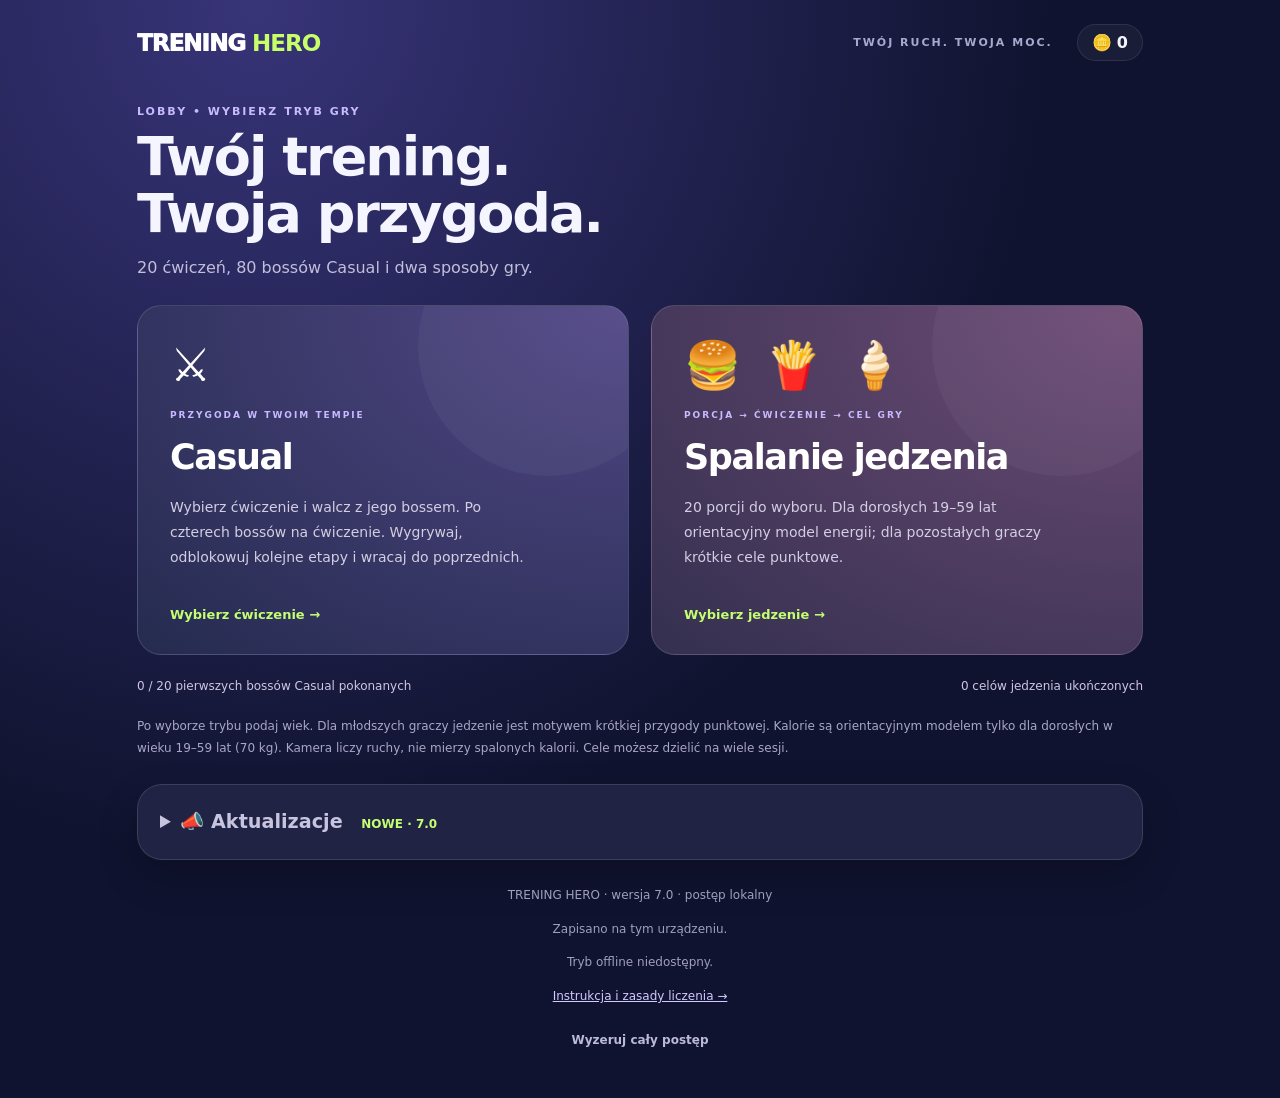
<file: index.html>
<!doctype html><html lang="pl"><head><meta charset="utf-8"><meta name="viewport" content="width=device-width,initial-scale=1,viewport-fit=cover"><meta name="theme-color" content="#171b43"><meta name="apple-mobile-web-app-capable" content="yes"><meta name="apple-mobile-web-app-title" content="Trening Hero"><title>TRENING HERO</title><link rel="manifest" href="manifest.webmanifest"><link rel="apple-touch-icon" href="icon-192.png"><link rel="icon" href="icon-192.png"><link rel="stylesheet" href="style.css"><link rel="stylesheet" href="v5.css"></head>
<body><main><header><a class="brand" href="#lobby">TRENING <b>HERO</b></a><div class="header-right"><button id="change-age" class="text-button" hidden></button><span class="tag">TWÓJ RUCH. TWOJA MOC.</span><span class="wallet">🪙 <b id="coins">0</b></span></div></header>
<section id="lobby"><div class="intro"><p class="eyebrow">LOBBY • WYBIERZ TRYB GRY</p><h1>Twój trening.<br>Twoja przygoda.</h1><p>20 ćwiczeń, 80 bossów Casual i dwa sposoby gry.</p></div><div class="mode-grid"><button id="choose-casual" class="game-mode casual-mode"><span class="mode-art">⚔️</span><span class="eyebrow">PRZYGODA W TWOIM TEMPIE</span><strong>Casual</strong><span>Wybierz ćwiczenie i walcz z jego bossem. Po czterech bossów na ćwiczenie. Wygrywaj, odblokowuj kolejne etapy i wracaj do poprzednich.</span><b>Wybierz ćwiczenie →</b></button><button id="choose-food" class="game-mode food-mode"><span class="mode-art">🍔 🍟 🍦</span><span class="eyebrow">PORCJA → ĆWICZENIE → CEL GRY</span><strong id="food-mode-name">Spalanie jedzenia</strong><span id="food-mode-desc">20 motywów jedzenia i cele dopasowane do poziomu gry.</span><b>Wybierz jedzenie →</b></button></div><div class="lobby-summary"><span id="lobby-progress">0 / 10 przygód Casual ukończonych</span><span id="total-damage">0 celów jedzenia ukończonych</span></div><p class="lobby-note">Po wyborze trybu podaj wiek. Dla młodszych graczy jedzenie jest motywem krótkiej przygody punktowej. Kalorie są orientacyjnym modelem tylko dla dorosłych w wieku 19–59 lat (70 kg). Kamera liczy ruchy, nie mierzy spalonych kalorii. Cele możesz dzielić na wiele sesji.</p><details class="updates card"><summary>📣 Aktualizacje <span>NOWE · 7.0</span></summary><div id="updates-list"></div></details></section>
<section id="age-screen" class="card age-card" hidden><button id="age-back" class="back-button">← Lobby</button><p class="eyebrow">TWÓJ POZIOM GRY</p><h1>Ile masz lat?</h1><p>Wiek ustawia długość celu gry. Młodsi gracze mają krótsze misje.</p><form id="age-form"><label for="age-input">Twój wiek (6–99 lat)</label><input id="age-input" type="number" inputmode="numeric" min="6" max="99" step="1" required><p id="age-preview" role="status"></p><button type="submit">Dalej →</button></form><p class="small">To poziom gry, nie zalecana liczba ćwiczeń. Wybierz wygodny ruch, odpoczywaj i przerwij, gdy potrzebujesz. Dzieci: grajcie z dorosłym. Wiek zapisuje się tylko w tej przeglądarce.</p></section>
<section id="selection" hidden><nav class="workout-nav"><button id="selection-back" class="back-button" aria-label="Wróć do wyboru trybu">← <span>Wstecz</span></button><div><p class="eyebrow">WYBIERZ SWOJĄ MISJĘ</p><h1 id="selection-title">Casual</h1></div></nav><p id="selection-desc" class="selection-desc"></p><div id="food-settings" class="model-note" hidden><strong>Szacunek do gry · model 70 kg</strong><p>Porcja i typowe tempo wyznaczają orientacyjny cel. Rzeczywisty wydatek zależy m.in. od masy ciała, tempa i zakresu ruchu. Krótsze ruchy mogą zużywać mniej energii. Nie musisz kończyć celu w jednej sesji.</p><details><summary>Założenia i źródła przelicznika</summary><p>Dane jedzenia: USDA FNDDS 2021–2023. Intensywności: 2024 Adult Compendium. Model brutto: MET × 3,5 × 70 / 200 kcal/min. Tempo powtórzeń przyjęto w grze; dokładne wartości znajdziesz w instrukcji. Dla bieżni przyjęto punkt odniesienia 6 km/h i ręcznie podawaną prędkość. To nie pomiar ani zalecenie treningowe.</p><a href="INSTRUKCJA.html#energia">Zobacz pełne założenia →</a></details></div><div id="food-grid" class="food-grid" hidden></div><div id="exercise-grid" class="exercise-grid"></div></section>
<section id="workout" hidden><nav class="workout-nav"><button id="back" class="back-button" aria-label="Wróć do wyboru ćwiczenia">← <span>Ćwiczenia</span></button><div><p class="eyebrow">TWOJA MISJA</p><h1 id="exercise-title">Pompki</h1></div><span id="exercise-icon" class="mode-icon">💪</span></nav>
<section id="campaign" class="campaign-panel" hidden><p class="eyebrow">TWOJA PRZYGODA · 4 BOSSÓW</p><p>Kolejny boss ma więcej HP. Postęp zapisuje się po przerwie. Reset odnawia tylko wybranego bossa.</p><div id="campaign-road" class="campaign-road"></div></section><div id="food-goal" class="food-goal" hidden><div><p class="eyebrow"><span id="goal-label">ORIENTACYJNY CEL ENERGETYCZNY</span></p><h2 id="food-goal-title"></h2><p id="food-goal-units"></p></div><strong id="food-goal-progress"></strong><progress id="food-progress" max="100" value="0"></progress><p id="goal-note" class="small">Orientacyjny cel gry dla modelu 70 kg, nie zalecenie treningowe ani pomiar kalorii. Postęp zapisuje się po przerwie.</p></div><div class="layout"><section class="card arena"><div class="arena-top"><span id="level">ETAP 1 / 3</span><span id="attack-rate">1 pompka = 1 HP</span></div><h2 id="boss-name">Goblin Bąbel</h2><div class="health"><div id="health-fill"></div></div><p id="hp" class="hp">30 / 30 HP</p><button id="reset-boss" class="reset-boss">↻ Resetuj bossa</button><div class="story-card"><p class="eyebrow">TWOJA HISTORIA</p><h3 id="story-title"></h3><p id="story-text"></p></div><div class="scene"><div class="moon"></div><div class="hill h1"></div><div class="hill h2"></div><div class="platform"></div><div id="boss" class="monster"><i class="horn left"></i><i class="horn right"></i><div class="body"><i class="eye e1"></i><i class="eye e2"></i><i class="mouth"></i><i class="belly"></i><span id="boss-emblem" class="boss-emblem" aria-hidden="true">✦</span></div><i class="foot f1"></i><i class="foot f2"></i></div><div id="impact" aria-hidden="true">−1</div></div><p id="battle-status" role="status">Każdy ruch ma moc.</p><button id="next" hidden>Zagraj ponownie ↻</button><div class="stats"><div><strong id="activity-total">0</strong><span id="activity-unit">POWTÓRZENIA</span></div><div><strong id="mode-damage">0</strong><span>OBRAŻENIA W ĆWICZENIU</span></div></div></section>
<section class="card training"><p class="eyebrow">STREFA TRENINGU</p><h2 id="training-title">Wybierz swój ruch</h2><p id="exercise-hint" class="exercise-hint"></p>
<div id="camera-panel"><div class="camera"><video id="video" playsinline muted autoplay></video><canvas id="overlay"></canvas><p id="placeholder">📷<br>Ustaw telefon stabilnie.<br>Włącz kamerę, gdy będziesz gotowy.</p></div><p id="camera-status" role="status">Kamera jest wyłączona.</p><div class="camera-settings"><label>Kamera <select id="facing"><option value="user">Przednia</option><option value="environment">Tylna</option></select></label><label id="pushup-view-wrap">Ustawienie pompki <select id="pushup-view"><option value="front">Przód — ruch ciała</option><option value="side">Bok — kąt łokcia</option></select></label><label>Czułość <select id="range-profile"><option value="easy">Czułe — krótsze ruchy</option><option value="standard">Dokładne — większy zakres</option></select></label></div><div class="buttons"><button id="start">Włącz kamerę</button><button id="stop" class="secondary" disabled>Zatrzymaj</button></div><div id="front-tools"><button id="calibrate" class="secondary" disabled>◎ Kalibruj górę</button><label>Zakres ruchu (mniej = czulej) <input id="sensitivity" type="range" min="8" max="40" value="14"><output id="sensitivity-value">14%</output></label><p class="small">Przyjmij górną pozycję pompki i pozostań nieruchomo przez 1,5 s po kliknięciu kalibracji. Liczy się ruch barków i głowy w dół oraz powrót. Kąt łokci jest pomijany. Nie ruszaj telefonem.</p></div><div id="bend-tools" class="model-note" hidden><strong>Nowe skłony: liczymy pochylenie tułowia</strong><p>Telefon z boku. Wystarczy widoczny bark i biodro. Stań prosto przez sekundę, pochyl się w wygodnym zakresie i wróć. Nie trzeba dotykać palców stóp.</p><button id="bend-calibrate" class="secondary">◎ Ustaw pozycję startową ponownie</button></div><div class="feedback"><span id="phase">Czekam na pozycję</span><b id="metric">—</b></div><div id="hold-meter" hidden><div id="hold-ramp" class="hold-ramp"><span>0 s · 1 HP/s</span><span>10 s · 2 HP/s</span><span>30 s · 3 HP/s</span></div><progress id="hold-progress" max="30" value="0"></progress><p id="hold-note" class="small">Moc rośnie w jednej ciągłej serii. Gdy pozycja znika lub schodzisz z deski, seria zaczyna się od nowa.</p></div></div>
<div id="run-panel" hidden><div class="run-gauge"><span>PRĘDKOŚĆ Z EKRANU BIEŻNI</span><div><strong id="speed-display">6,0</strong><span>km/h</span></div><p id="run-power">1,00 HP / s</p></div><label class="speed-label" for="speed">Ustaw prędkość <input id="speed" type="range" min="0" max="20" step="0.5" value="6"></label><p class="manual-note">TRYB RĘCZNY • Prędkość wpisujesz suwakiem. Kamera i telefon nie mierzą prędkości bieżni.</p><div class="buttons"><button id="run-start">Rozpocznij bieg</button><button id="run-stop" class="secondary" disabled>Pauza</button></div><div class="run-stats"><div><strong id="run-time">0:00</strong><span>CZAS SESJI</span></div><div><strong id="run-distance">0,000</strong><span>SZACOWANE KM</span></div></div><p id="run-status" role="status">Gotowy. Timer ruszy po kliknięciu.</p></div>
<details><summary>Jak działa zliczanie?</summary><p id="mode-explanation"></p><p>Kamera korzysta z eksperymentalnego rozpoznawania sylwetki i może pomylić ruchy. Nie mierzy ciężaru hantli i nie ocenia techniki. Przy utracie widoczności wróć do pozycji początkowej. Biblioteka i model wymagają internetu.</p></details><button id="demo" class="demo">⚡ Cios testowy — bez ćwiczenia</button><p id="demo-note" class="small">Ciosy testowe: <b id="demo-total">0</b>. Nie zwiększają wyniku ćwiczeń. Kamera wyłącza się po powrocie do lobby.</p></section></div></section>
<footer><p>TRENING HERO · wersja 7.0 · postęp lokalny</p><p id="save-status">Zapis na tym urządzeniu</p><p id="offline-status">Pierwsze uruchomienie wymaga internetu.</p><a href="INSTRUKCJA.html">Instrukcja i zasady liczenia →</a><button id="reset" class="text-button">Wyzeruj cały postęp</button></footer></main><script src="movements.js"></script><script src="core.js"></script><script src="foods.js"></script><script src="energy.js"></script><script src="profiles.js"></script><script src="campaign.js"></script><script src="updates.js"></script><script type="module" src="app.js"></script></body></html>
</file>
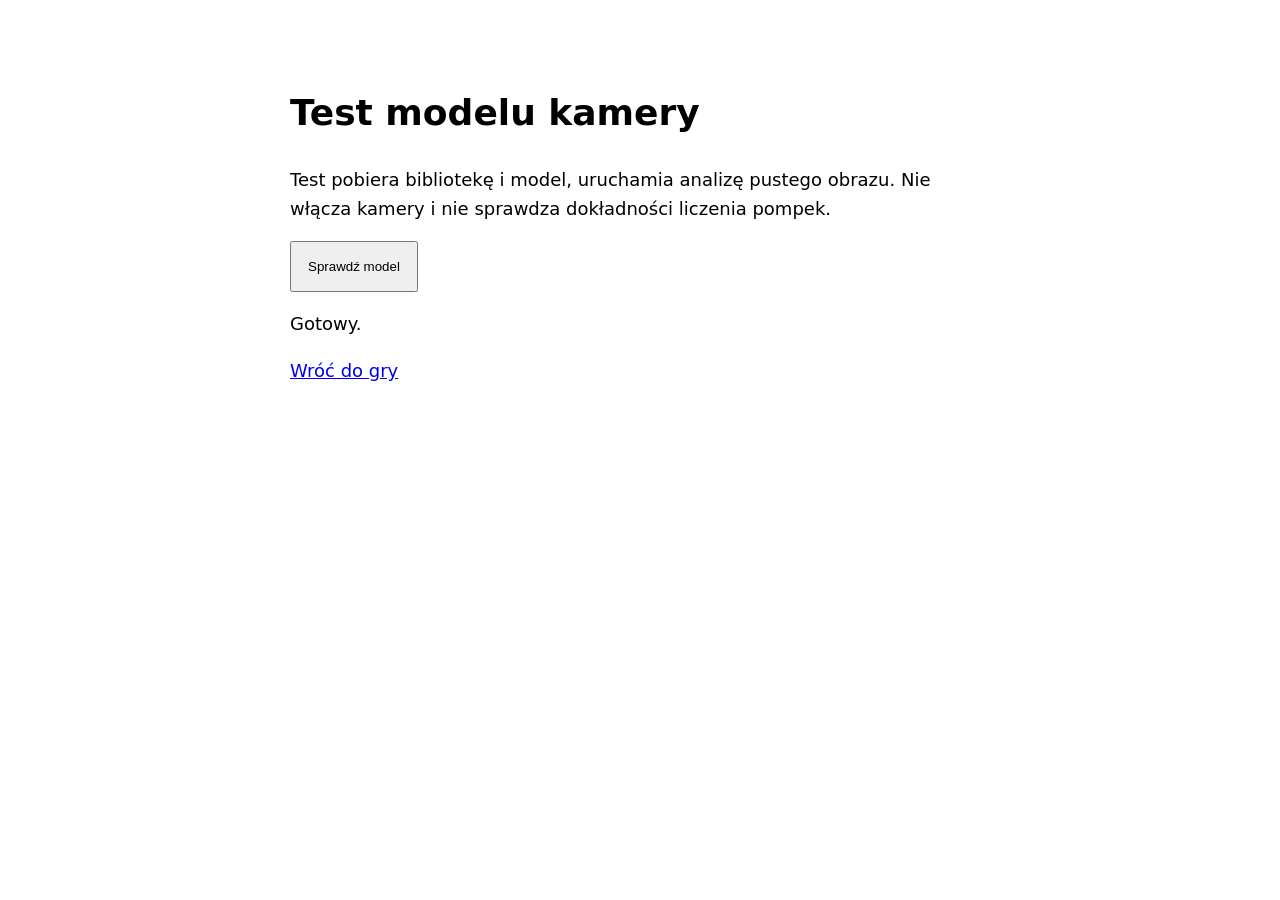
<file: DIAGNOSTYKA.html>
<!doctype html><html lang="pl"><meta charset="utf-8"><meta name="viewport" content="width=device-width,initial-scale=1"><title>Diagnostyka modelu — TRENING HERO</title><body style="font:18px/1.6 system-ui;max-width:700px;margin:40px auto;padding:20px"><h1>Test modelu kamery</h1><p>Test pobiera bibliotekę i model, uruchamia analizę pustego obrazu. Nie włącza kamery i nie sprawdza dokładności liczenia pompek.</p><button id="run" style="padding:16px">Sprawdź model</button><p id="result" role="status">Gotowy.</p><a href="./">Wróć do gry</a><script type="module">
document.getElementById('run').onclick=async()=>{const r=document.getElementById('result'),b=document.getElementById('run');b.disabled=true;r.textContent='Pobieranie biblioteki i modelu…';let model;try{const {FilesetResolver,PoseLandmarker}=await import('https://cdn.jsdelivr.net/npm/@mediapipe/tasks-vision@0.10.21/vision_bundle.mjs');const files=await FilesetResolver.forVisionTasks('https://cdn.jsdelivr.net/npm/@mediapipe/tasks-vision@0.10.21/wasm');model=await PoseLandmarker.createFromOptions(files,{baseOptions:{modelAssetPath:'https://storage.googleapis.com/mediapipe-models/pose_landmarker/pose_landmarker_lite/float16/1/pose_landmarker_lite.task',delegate:'CPU'},runningMode:'VIDEO',numPoses:1});const c=document.createElement('canvas');c.width=640;c.height=480;c.getContext('2d').fillRect(0,0,640,480);const data=model.detectForVideo(c,performance.now());r.textContent='OK: biblioteka, WASM, model i analiza obrazu działają. Sylwetki na pustym obrazie: '+data.landmarks.length+'. To nie jest test fizycznej kamery.';}catch(e){r.textContent='Błąd: '+e.message;}finally{model?.close();b.disabled=false;}};
</script></body></html>
</file>
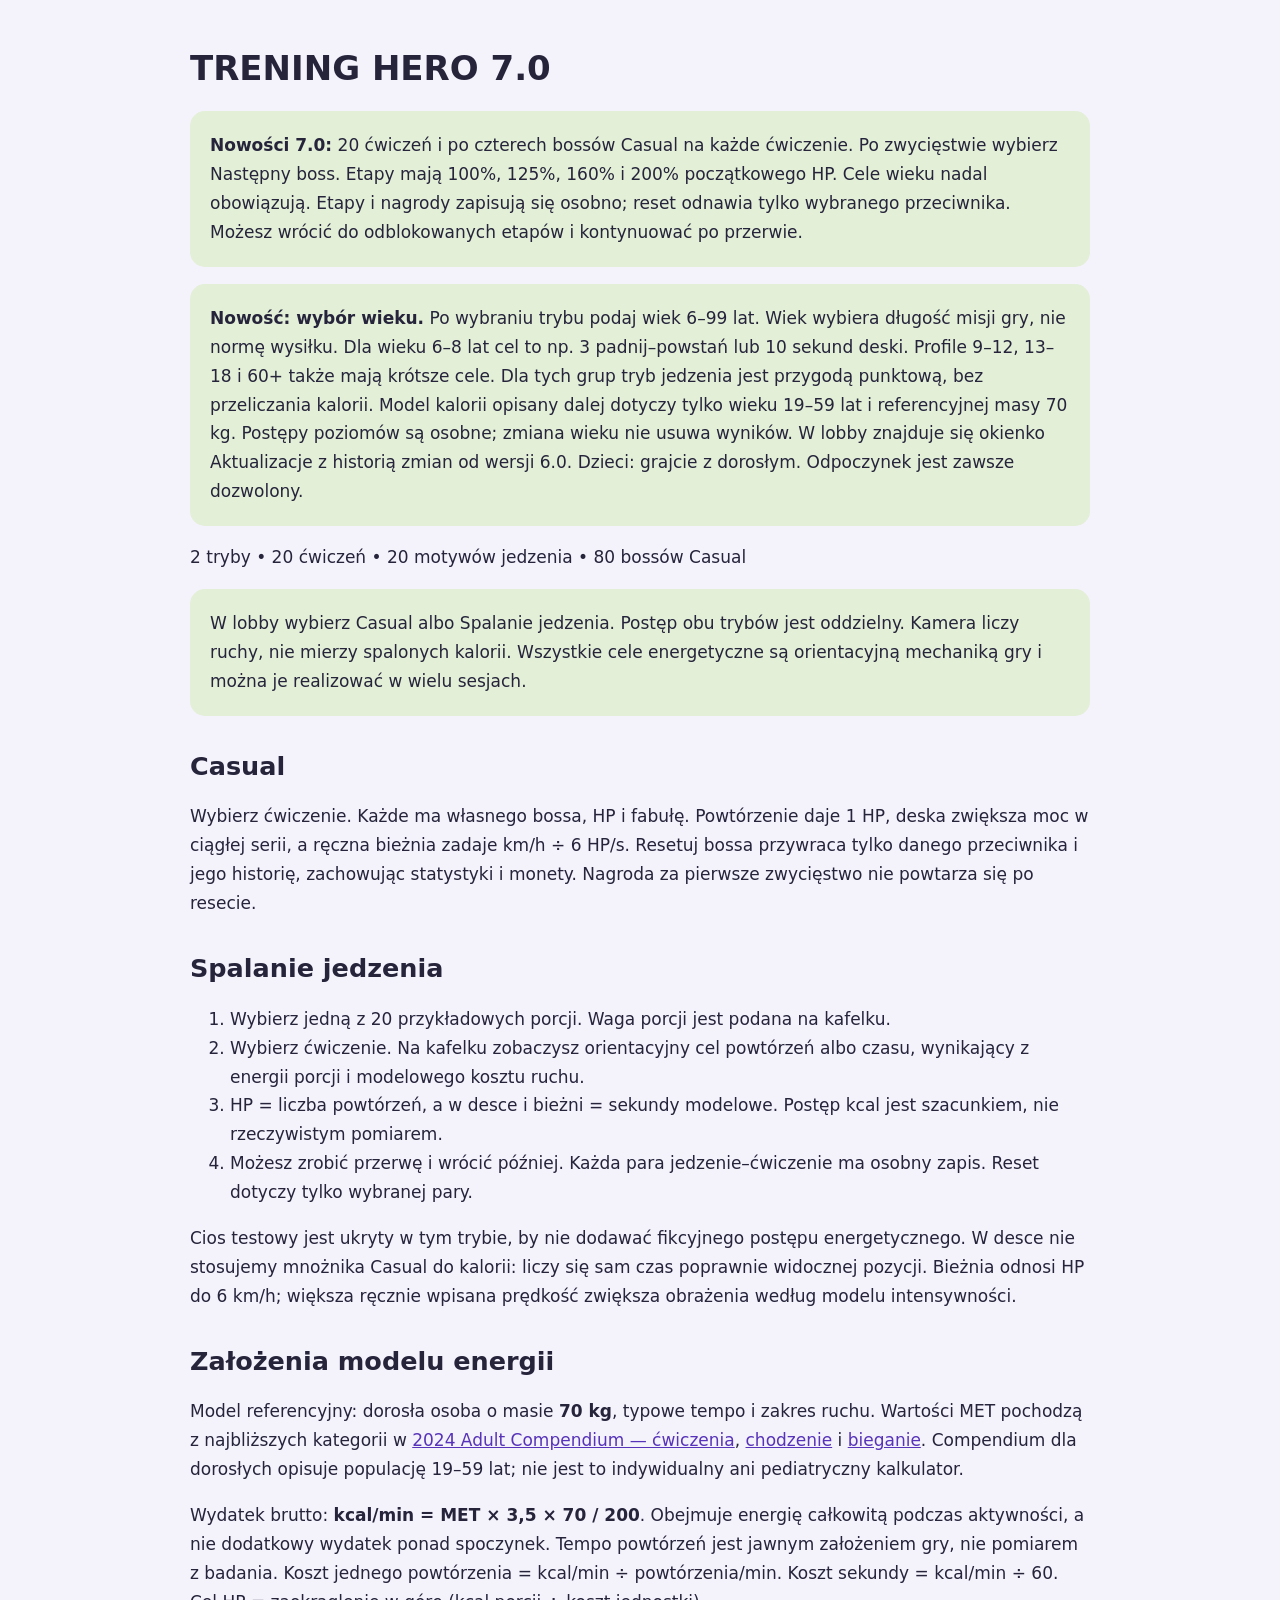
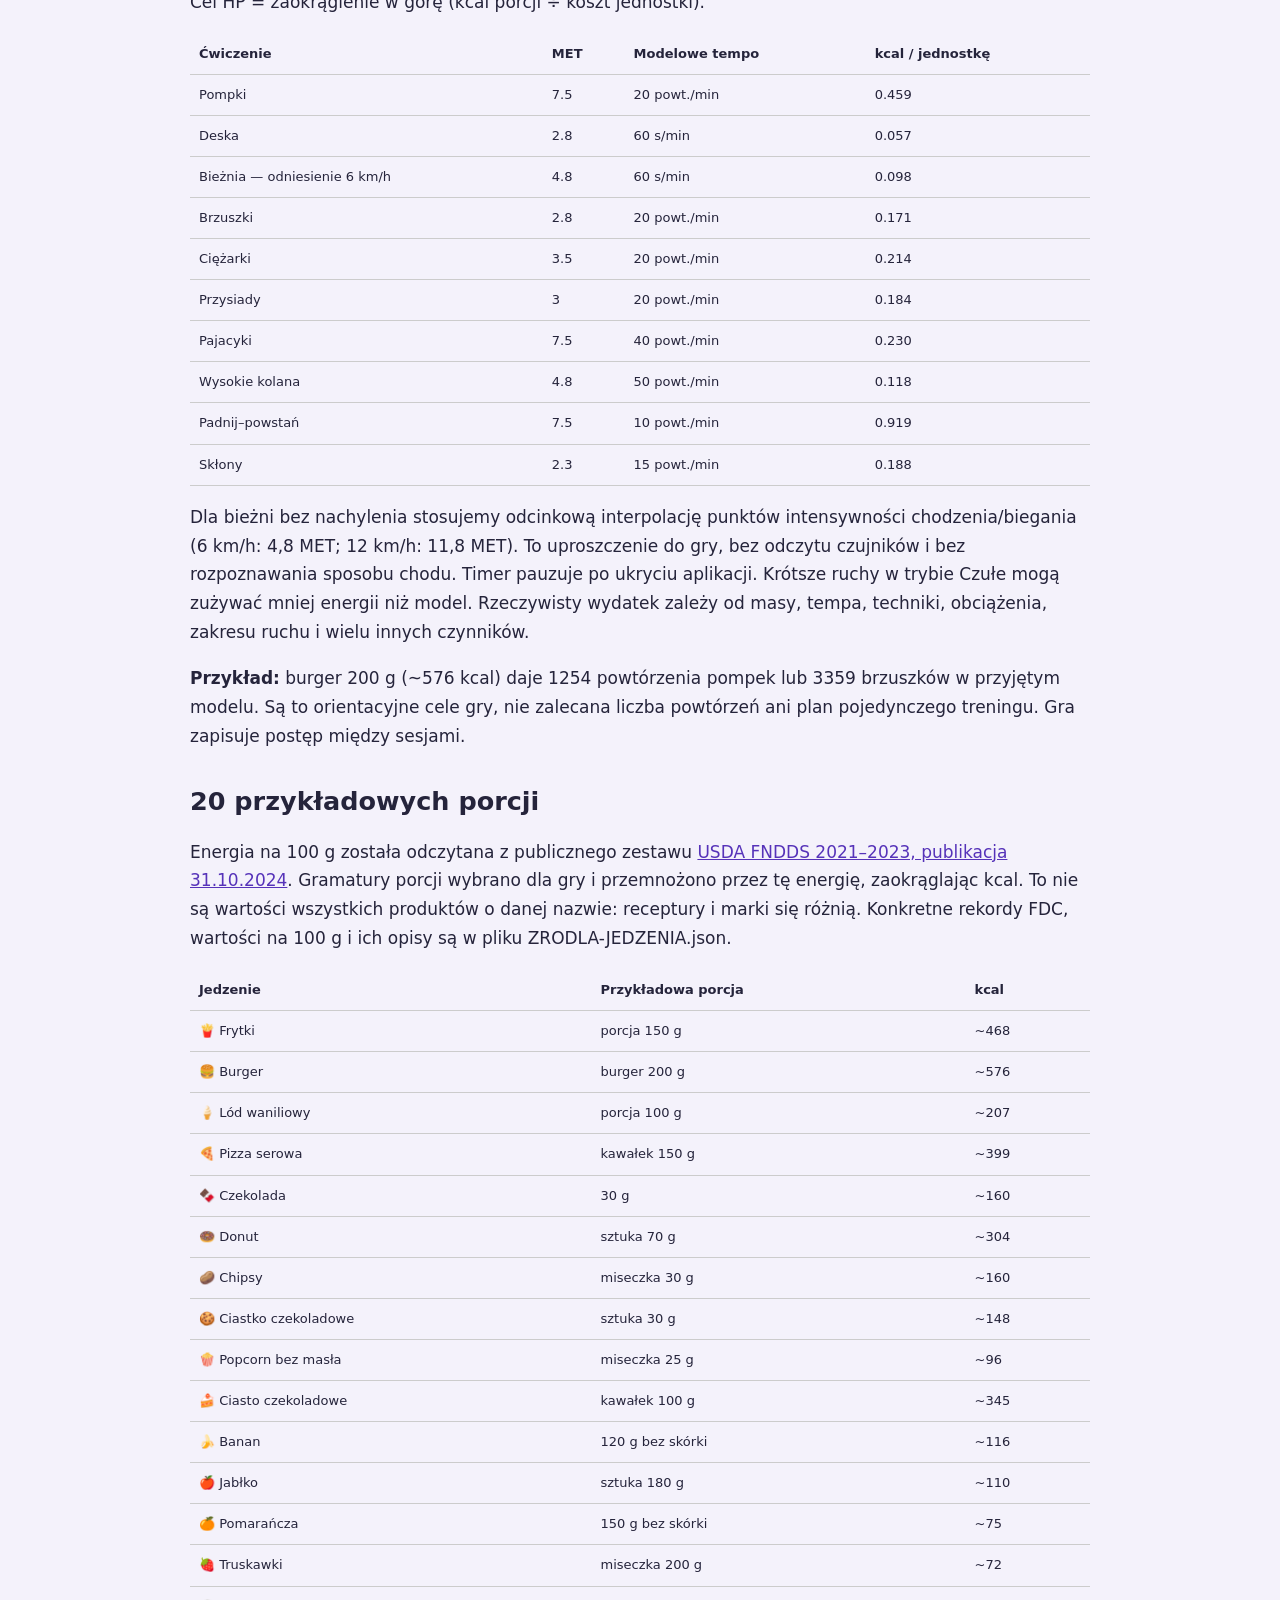
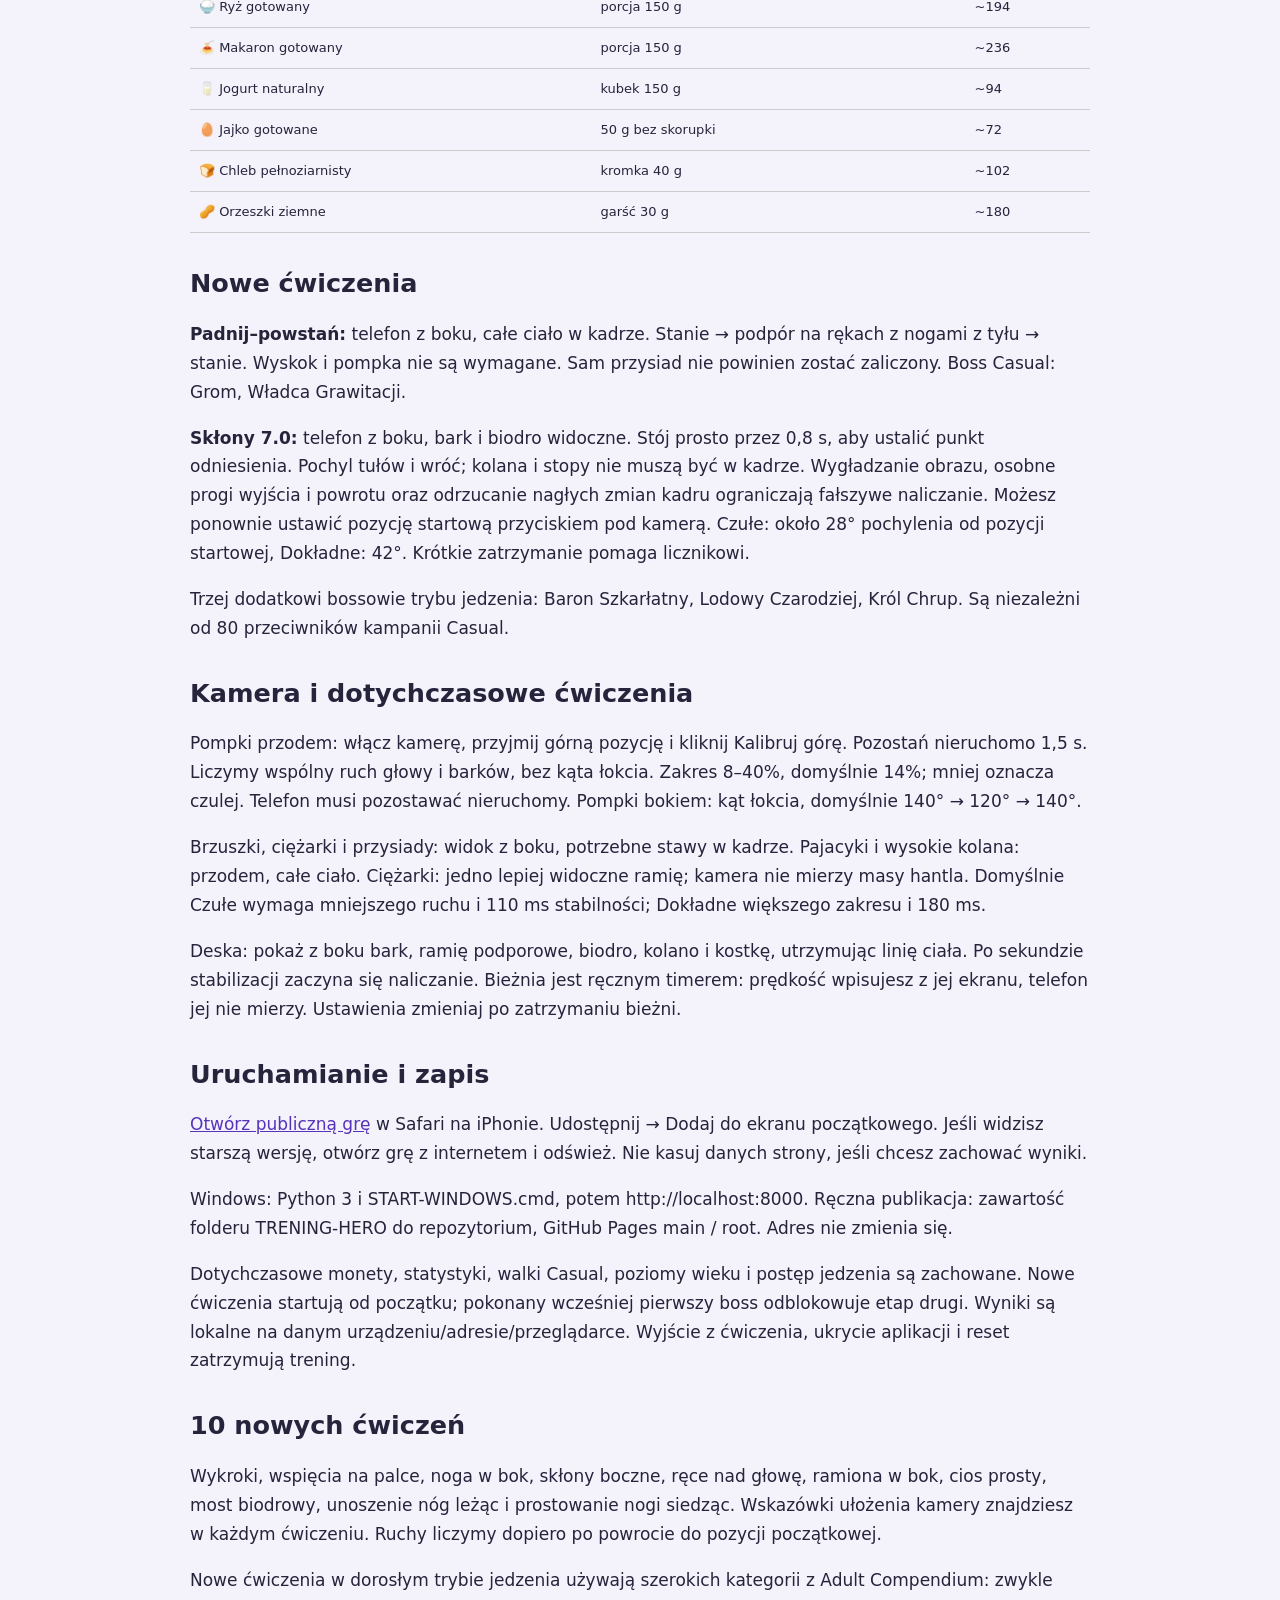
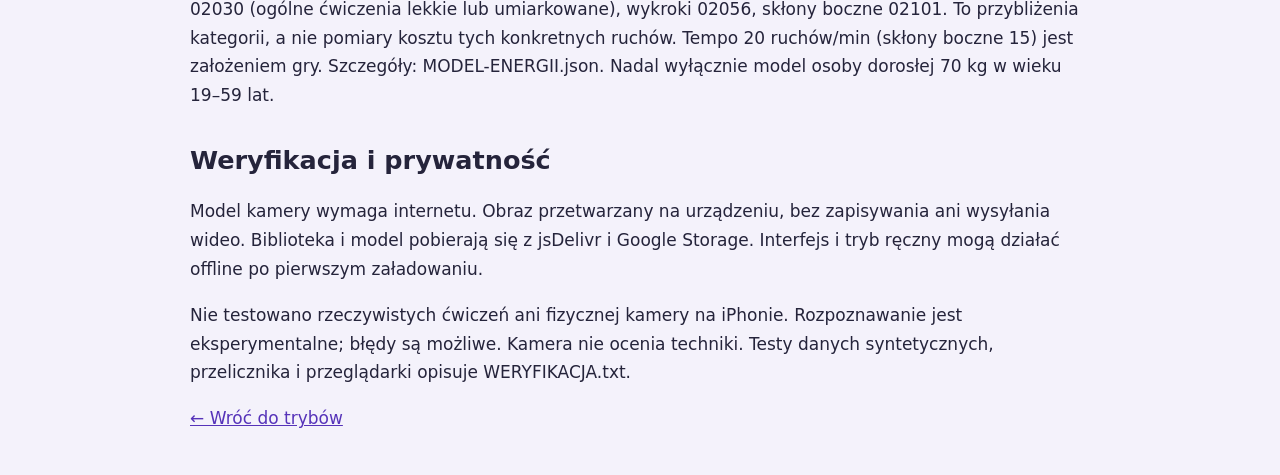
<file: INSTRUKCJA.html>
<!doctype html><html lang="pl"><meta charset="utf-8"><meta name="viewport" content="width=device-width,initial-scale=1"><title>TRENING HERO — instrukcja 7.0</title><style>body{font:17px/1.7 system-ui;max-width:900px;margin:auto;padding:25px;background:#f4f2fb;color:#25243b}h1,h2{line-height:1.2}h2{margin-top:35px}table{border-collapse:collapse;width:100%;font-size:13px}td,th{padding:9px;text-align:left;border-bottom:1px solid #ccc}a{color:#5633b9}.note{background:#e3efd7;padding:20px;border-radius:15px}</style><h1>TRENING HERO 7.0</h1><p class="note"><b>Nowości 7.0:</b> 20 ćwiczeń i po czterech bossów Casual na każde ćwiczenie. Po zwycięstwie wybierz Następny boss. Etapy mają 100%, 125%, 160% i 200% początkowego HP. Cele wieku nadal obowiązują. Etapy i nagrody zapisują się osobno; reset odnawia tylko wybranego przeciwnika. Możesz wrócić do odblokowanych etapów i kontynuować po przerwie.</p><p class="note"><b>Nowość: wybór wieku.</b> Po wybraniu trybu podaj wiek 6–99 lat. Wiek wybiera długość misji gry, nie normę wysiłku. Dla wieku 6–8 lat cel to np. 3 padnij–powstań lub 10 sekund deski. Profile 9–12, 13–18 i 60+ także mają krótsze cele. Dla tych grup tryb jedzenia jest przygodą punktową, bez przeliczania kalorii. Model kalorii opisany dalej dotyczy tylko wieku 19–59 lat i referencyjnej masy 70 kg. Postępy poziomów są osobne; zmiana wieku nie usuwa wyników. W lobby znajduje się okienko Aktualizacje z historią zmian od wersji 6.0. Dzieci: grajcie z dorosłym. Odpoczynek jest zawsze dozwolony.</p><p>2 tryby • 20 ćwiczeń • 20 motywów jedzenia • 80 bossów Casual</p><p class="note">W lobby wybierz Casual albo Spalanie jedzenia. Postęp obu trybów jest oddzielny. Kamera liczy ruchy, nie mierzy spalonych kalorii. Wszystkie cele energetyczne są orientacyjną mechaniką gry i można je realizować w wielu sesjach.</p>
<h2>Casual</h2><p>Wybierz ćwiczenie. Każde ma własnego bossa, HP i fabułę. Powtórzenie daje 1 HP, deska zwiększa moc w ciągłej serii, a ręczna bieżnia zadaje km/h ÷ 6 HP/s. Resetuj bossa przywraca tylko danego przeciwnika i jego historię, zachowując statystyki i monety. Nagroda za pierwsze zwycięstwo nie powtarza się po resecie.</p>
<h2>Spalanie jedzenia</h2><ol><li>Wybierz jedną z 20 przykładowych porcji. Waga porcji jest podana na kafelku.</li><li>Wybierz ćwiczenie. Na kafelku zobaczysz orientacyjny cel powtórzeń albo czasu, wynikający z energii porcji i modelowego kosztu ruchu.</li><li>HP = liczba powtórzeń, a w desce i bieżni = sekundy modelowe. Postęp kcal jest szacunkiem, nie rzeczywistym pomiarem.</li><li>Możesz zrobić przerwę i wrócić później. Każda para jedzenie–ćwiczenie ma osobny zapis. Reset dotyczy tylko wybranej pary.</li></ol><p>Cios testowy jest ukryty w tym trybie, by nie dodawać fikcyjnego postępu energetycznego. W desce nie stosujemy mnożnika Casual do kalorii: liczy się sam czas poprawnie widocznej pozycji. Bieżnia odnosi HP do 6 km/h; większa ręcznie wpisana prędkość zwiększa obrażenia według modelu intensywności.</p>
<h2 id="energia">Założenia modelu energii</h2><p>Model referencyjny: dorosła osoba o masie <b>70 kg</b>, typowe tempo i zakres ruchu. Wartości MET pochodzą z najbliższych kategorii w <a href="https://pacompendium.com/conditioning-exercise/">2024 Adult Compendium — ćwiczenia</a>, <a href="https://pacompendium.com/walking/">chodzenie</a> i <a href="https://pacompendium.com/running/">bieganie</a>. Compendium dla dorosłych opisuje populację 19–59 lat; nie jest to indywidualny ani pediatryczny kalkulator.</p><p>Wydatek brutto: <b>kcal/min = MET × 3,5 × 70 / 200</b>. Obejmuje energię całkowitą podczas aktywności, a nie dodatkowy wydatek ponad spoczynek. Tempo powtórzeń jest jawnym założeniem gry, nie pomiarem z badania. Koszt jednego powtórzenia = kcal/min ÷ powtórzenia/min. Koszt sekundy = kcal/min ÷ 60. Cel HP = zaokrąglenie w górę (kcal porcji ÷ koszt jednostki).</p><table><tr><th>Ćwiczenie</th><th>MET</th><th>Modelowe tempo</th><th>kcal / jednostkę</th></tr><tr><td>Pompki</td><td>7.5</td><td>20 powt./min</td><td>0.459</td></tr><tr><td>Deska</td><td>2.8</td><td>60 s/min</td><td>0.057</td></tr><tr><td>Bieżnia — odniesienie 6 km/h</td><td>4.8</td><td>60 s/min</td><td>0.098</td></tr><tr><td>Brzuszki</td><td>2.8</td><td>20 powt./min</td><td>0.171</td></tr><tr><td>Ciężarki</td><td>3.5</td><td>20 powt./min</td><td>0.214</td></tr><tr><td>Przysiady</td><td>3</td><td>20 powt./min</td><td>0.184</td></tr><tr><td>Pajacyki</td><td>7.5</td><td>40 powt./min</td><td>0.230</td></tr><tr><td>Wysokie kolana</td><td>4.8</td><td>50 powt./min</td><td>0.118</td></tr><tr><td>Padnij–powstań</td><td>7.5</td><td>10 powt./min</td><td>0.919</td></tr><tr><td>Skłony</td><td>2.3</td><td>15 powt./min</td><td>0.188</td></tr></table><p>Dla bieżni bez nachylenia stosujemy odcinkową interpolację punktów intensywności chodzenia/biegania (6 km/h: 4,8 MET; 12 km/h: 11,8 MET). To uproszczenie do gry, bez odczytu czujników i bez rozpoznawania sposobu chodu. Timer pauzuje po ukryciu aplikacji. Krótsze ruchy w trybie Czułe mogą zużywać mniej energii niż model. Rzeczywisty wydatek zależy od masy, tempa, techniki, obciążenia, zakresu ruchu i wielu innych czynników.</p><p><b>Przykład:</b> burger 200 g (~576 kcal) daje 1254 powtórzenia pompek lub 3359 brzuszków w przyjętym modelu. Są to orientacyjne cele gry, nie zalecana liczba powtórzeń ani plan pojedynczego treningu. Gra zapisuje postęp między sesjami.</p>
<h2>20 przykładowych porcji</h2><p>Energia na 100 g została odczytana z publicznego zestawu <a href="https://fdc.nal.usda.gov/download-datasets/">USDA FNDDS 2021–2023, publikacja 31.10.2024</a>. Gramatury porcji wybrano dla gry i przemnożono przez tę energię, zaokrąglając kcal. To nie są wartości wszystkich produktów o danej nazwie: receptury i marki się różnią. Konkretne rekordy FDC, wartości na 100 g i ich opisy są w pliku ZRODLA-JEDZENIA.json.</p><table><tr><th>Jedzenie</th><th>Przykładowa porcja</th><th>kcal</th></tr><tr><td>🍟 Frytki</td><td>porcja 150 g</td><td>~468</td></tr><tr><td>🍔 Burger</td><td>burger 200 g</td><td>~576</td></tr><tr><td>🍦 Lód waniliowy</td><td>porcja 100 g</td><td>~207</td></tr><tr><td>🍕 Pizza serowa</td><td>kawałek 150 g</td><td>~399</td></tr><tr><td>🍫 Czekolada</td><td>30 g</td><td>~160</td></tr><tr><td>🍩 Donut</td><td>sztuka 70 g</td><td>~304</td></tr><tr><td>🥔 Chipsy</td><td>miseczka 30 g</td><td>~160</td></tr><tr><td>🍪 Ciastko czekoladowe</td><td>sztuka 30 g</td><td>~148</td></tr><tr><td>🍿 Popcorn bez masła</td><td>miseczka 25 g</td><td>~96</td></tr><tr><td>🍰 Ciasto czekoladowe</td><td>kawałek 100 g</td><td>~345</td></tr><tr><td>🍌 Banan</td><td>120 g bez skórki</td><td>~116</td></tr><tr><td>🍎 Jabłko</td><td>sztuka 180 g</td><td>~110</td></tr><tr><td>🍊 Pomarańcza</td><td>150 g bez skórki</td><td>~75</td></tr><tr><td>🍓 Truskawki</td><td>miseczka 200 g</td><td>~72</td></tr><tr><td>🍚 Ryż gotowany</td><td>porcja 150 g</td><td>~194</td></tr><tr><td>🍝 Makaron gotowany</td><td>porcja 150 g</td><td>~236</td></tr><tr><td>🥛 Jogurt naturalny</td><td>kubek 150 g</td><td>~94</td></tr><tr><td>🥚 Jajko gotowane</td><td>50 g bez skorupki</td><td>~72</td></tr><tr><td>🍞 Chleb pełnoziarnisty</td><td>kromka 40 g</td><td>~102</td></tr><tr><td>🥜 Orzeszki ziemne</td><td>garść 30 g</td><td>~180</td></tr></table>
<h2>Nowe ćwiczenia</h2><p><b>Padnij–powstań:</b> telefon z boku, całe ciało w kadrze. Stanie → podpór na rękach z nogami z tyłu → stanie. Wyskok i pompka nie są wymagane. Sam przysiad nie powinien zostać zaliczony. Boss Casual: Grom, Władca Grawitacji.</p><p><b>Skłony 7.0:</b> telefon z boku, bark i biodro widoczne. Stój prosto przez 0,8 s, aby ustalić punkt odniesienia. Pochyl tułów i wróć; kolana i stopy nie muszą być w kadrze. Wygładzanie obrazu, osobne progi wyjścia i powrotu oraz odrzucanie nagłych zmian kadru ograniczają fałszywe naliczanie. Możesz ponownie ustawić pozycję startową przyciskiem pod kamerą. Czułe: około 28° pochylenia od pozycji startowej, Dokładne: 42°. Krótkie zatrzymanie pomaga licznikowi.</p><p>Trzej dodatkowi bossowie trybu jedzenia: Baron Szkarłatny, Lodowy Czarodziej, Król Chrup. Są niezależni od 80 przeciwników kampanii Casual.</p>
<h2>Kamera i dotychczasowe ćwiczenia</h2><p>Pompki przodem: włącz kamerę, przyjmij górną pozycję i kliknij Kalibruj górę. Pozostań nieruchomo 1,5 s. Liczymy wspólny ruch głowy i barków, bez kąta łokcia. Zakres 8–40%, domyślnie 14%; mniej oznacza czulej. Telefon musi pozostawać nieruchomy. Pompki bokiem: kąt łokcia, domyślnie 140° → 120° → 140°.</p><p>Brzuszki, ciężarki i przysiady: widok z boku, potrzebne stawy w kadrze. Pajacyki i wysokie kolana: przodem, całe ciało. Ciężarki: jedno lepiej widoczne ramię; kamera nie mierzy masy hantla. Domyślnie Czułe wymaga mniejszego ruchu i 110 ms stabilności; Dokładne większego zakresu i 180 ms.</p><p>Deska: pokaż z boku bark, ramię podporowe, biodro, kolano i kostkę, utrzymując linię ciała. Po sekundzie stabilizacji zaczyna się naliczanie. Bieżnia jest ręcznym timerem: prędkość wpisujesz z jej ekranu, telefon jej nie mierzy. Ustawienia zmieniaj po zatrzymaniu bieżni.</p>
<h2>Uruchamianie i zapis</h2><p><a href="https://pikus2137xd.github.io/push-up-hero/">Otwórz publiczną grę</a> w Safari na iPhonie. Udostępnij → Dodaj do ekranu początkowego. Jeśli widzisz starszą wersję, otwórz grę z internetem i odśwież. Nie kasuj danych strony, jeśli chcesz zachować wyniki.</p><p>Windows: Python 3 i START-WINDOWS.cmd, potem http://localhost:8000. Ręczna publikacja: zawartość folderu TRENING-HERO do repozytorium, GitHub Pages main / root. Adres nie zmienia się.</p><p>Dotychczasowe monety, statystyki, walki Casual, poziomy wieku i postęp jedzenia są zachowane. Nowe ćwiczenia startują od początku; pokonany wcześniej pierwszy boss odblokowuje etap drugi. Wyniki są lokalne na danym urządzeniu/adresie/przeglądarce. Wyjście z ćwiczenia, ukrycie aplikacji i reset zatrzymują trening.</p>
<h2>10 nowych ćwiczeń</h2><p>Wykroki, wspięcia na palce, noga w bok, skłony boczne, ręce nad głowę, ramiona w bok, cios prosty, most biodrowy, unoszenie nóg leżąc i prostowanie nogi siedząc. Wskazówki ułożenia kamery znajdziesz w każdym ćwiczeniu. Ruchy liczymy dopiero po powrocie do pozycji początkowej.</p><p>Nowe ćwiczenia w dorosłym trybie jedzenia używają szerokich kategorii z Adult Compendium: zwykle 02030 (ogólne ćwiczenia lekkie lub umiarkowane), wykroki 02056, skłony boczne 02101. To przybliżenia kategorii, a nie pomiary kosztu tych konkretnych ruchów. Tempo 20 ruchów/min (skłony boczne 15) jest założeniem gry. Szczegóły: MODEL-ENERGII.json. Nadal wyłącznie model osoby dorosłej 70 kg w wieku 19–59 lat.</p><h2>Weryfikacja i prywatność</h2><p>Model kamery wymaga internetu. Obraz przetwarzany na urządzeniu, bez zapisywania ani wysyłania wideo. Biblioteka i model pobierają się z jsDelivr i Google Storage. Interfejs i tryb ręczny mogą działać offline po pierwszym załadowaniu.</p><p>Nie testowano rzeczywistych ćwiczeń ani fizycznej kamery na iPhonie. Rozpoznawanie jest eksperymentalne; błędy są możliwe. Kamera nie ocenia techniki. Testy danych syntetycznych, przelicznika i przeglądarki opisuje WERYFIKACJA.txt.</p><p><a href="./#lobby">← Wróć do trybów</a></p></html>
</file>
<file: style.css>
:root{font-family:system-ui,-apple-system,sans-serif;color:#f5f5ff;background:#10132f;color-scheme:dark}*{box-sizing:border-box}body{margin:0;background:radial-gradient(ellipse at 20% 0,#383479 0,transparent 55%),#10132f}main{max-width:1050px;margin:auto;padding:24px 22px calc(24px + env(safe-area-inset-bottom))}header{display:flex;align-items:center;justify-content:space-between;gap:20px}.brand{font-size:23px;font-weight:950;letter-spacing:-1px;text-decoration:none;color:white}.brand b{color:#c7ff69}.tag,.eyebrow{font-size:11px;letter-spacing:2px;font-weight:800;color:#c8baff}.tag{color:#aaa8ce}.intro{margin:44px 0 28px}h1{font-size:clamp(33px,5vw,54px);line-height:1.05;letter-spacing:-2px;margin:10px 0 15px}.intro>p:last-child{color:#c2bfdb}.layout{display:grid;grid-template-columns:1.05fr 1fr;gap:22px}.card{border:1px solid #ffffff20;border-radius:25px;background:#202344;overflow:hidden;box-shadow:0 16px 40px #0003}.arena{padding:24px;text-align:center;background:linear-gradient(#353063,#212745)}.arena-top{display:flex;justify-content:space-between;font-size:12px;color:#ddd2ff}.arena-top>span:last-child{background:#13172e70;padding:6px 12px;border-radius:20px}.arena h2{font-size:27px;margin:22px 0 14px}.health{height:13px;border-radius:15px;background:#13152e;overflow:hidden}.health>div{height:100%;width:100%;background:linear-gradient(90deg,#8af19d,#d0ff78);transition:width .25s}.hp{font-size:12px;color:#d1d1e5}.scene{height:265px;position:relative;overflow:hidden;isolation:isolate}.moon{position:absolute;width:80px;height:80px;border-radius:50%;background:#ffe1a5;right:30px;top:20px;box-shadow:0 0 55px #f8c38a50}.hill{position:absolute;width:260px;height:160px;background:#505d89;border-radius:50% 50% 0 0;bottom:30px;z-index:-1}.h1{left:-80px;transform:rotate(20deg)}.h2{right:-80px;background:#414971;transform:rotate(-15deg)}.platform{position:absolute;bottom:4px;left:10%;width:80%;height:48px;border-radius:50%;background:linear-gradient(#758d9e,#4b4d70);box-shadow:0 15px 0 #33354d,0 25px 20px #10112760}.monster{--skin:#8bd779;--dark:#357f69;position:absolute;width:170px;height:180px;bottom:35px;left:calc(50% - 85px);animation:float 2.8s ease-in-out infinite;filter:drop-shadow(0 13px 7px #0005)}.body{position:absolute;inset:13px 0 8px;border-radius:48% 48% 43% 43%;background:radial-gradient(circle at 35% 24%,#e1ffb6,var(--skin) 40%,var(--dark) 95%);box-shadow:inset -12px -7px 0 #0002,inset 5px 5px 8px #fff5;z-index:2}.eye{position:absolute;top:45px;width:30px;height:36px;border-radius:50%;background:#fff8df;box-shadow:0 3px 0 #0003}.eye:after{content:'';position:absolute;background:#282c4d;border-radius:50%;width:13px;height:22px;top:9px;left:11px}.e1{left:36px;transform:rotate(-12deg)}.e2{right:36px;transform:rotate(12deg)}.mouth{position:absolute;width:44px;height:20px;background:#243e4c;border-radius:5px 5px 30px 30px;top:91px;left:64px;border-top:5px solid white}.belly{position:absolute;width:65px;height:30px;border-radius:50%;background:#ffffff25;bottom:12px;left:52px}.horn{position:absolute;width:32px;height:58px;top:-8px;background:linear-gradient(90deg,#e5c4ff,#9370c6);border-radius:80% 0 40% 20%;z-index:1}.left{left:7px;transform:rotate(-30deg)}.right{right:7px;transform:scaleX(-1) rotate(-30deg)}.foot{position:absolute;bottom:0;width:55px;height:28px;background:var(--dark);border-radius:50%;z-index:3}.f1{left:5px}.f2{right:5px}.monster.hit{animation:hit .25s}.monster.defeated{opacity:.4;animation:none;transform:scale(.85)}#impact{position:absolute;top:50px;left:55%;font-size:48px;font-weight:950;color:#e6ff89;opacity:0}#impact.pop{animation:pop .6s}#battle-status{min-height:44px;color:#e7e1ff;font-size:14px}.stats{display:flex;border-top:1px solid #ffffff19;padding-top:18px;gap:20px}.stats>div{flex:1}.stats strong{display:block;font-size:30px}.stats span{font-size:9px;letter-spacing:1.4px;color:#bbb8d3}.training{padding:24px}.training h2{margin:8px 0 20px;font-size:25px}.camera{position:relative;aspect-ratio:4/3;background:#14172e;border:1px dashed #6a6791;border-radius:15px;overflow:hidden}.camera video,.camera canvas{width:100%;height:100%;position:absolute;inset:0;object-fit:contain}.camera p{position:absolute;inset:20%;text-align:center;font-size:14px;line-height:1.8;color:#aaa9c5;margin:0}#camera-status{font-size:13px;min-height:36px;color:#c8c4df}.buttons{display:flex;gap:10px}button{font:inherit;font-weight:800;border:0;border-radius:12px;background:#c4ff71;color:#202c27;padding:14px 18px;cursor:pointer;min-height:46px}button:disabled{opacity:.45;cursor:default}button:focus-visible,a:focus-visible,summary:focus-visible{outline:3px solid #ffcf6c;outline-offset:4px}.secondary{background:#444765;color:white}.buttons button:first-child{flex:1}.feedback{display:flex;justify-content:space-between;background:#171b35;padding:14px;border-radius:10px;margin:16px 0;font-size:13px}.feedback b{color:#c4ff71}details{font-size:13px;color:#c7c4df;line-height:1.6}summary{cursor:pointer}label{display:block;margin:12px 0}input{width:65%;vertical-align:middle}select{padding:6px;margin-left:8px}.demo{margin-top:20px;width:100%;background:#b5a2fa;color:#221a47}.small{font-size:11px;color:#a6a3c1;line-height:1.7}footer{text-align:center;font-size:12px;color:#a09ebd;margin-top:25px;line-height:1.8}footer a{color:#d2c9ff}.text-button{background:transparent;color:#bcb9d9;font-size:12px;padding:6px}#next{margin-bottom:15px}[hidden]{display:none!important}@keyframes float{50%{transform:translateY(-10px) rotate(3deg)}}@keyframes hit{50%{transform:translateX(15px) rotate(10deg);filter:brightness(1.5)}}@keyframes pop{10%{opacity:1}100%{opacity:0;transform:translateY(-60px)}}@media(max-width:700px){main{padding:20px 16px}.tag{display:none}.intro{margin-top:30px}.layout{grid-template-columns:1fr}.scene{height:225px}.arena,.training{padding:20px}.intro h1{font-size:38px}}@media(prefers-reduced-motion:reduce){*{animation:none!important;transition:none!important}}

/* TRENING HERO — lobby and activity controls */
.tile-boss{font-size:11px;color:#d2c1ff;line-height:1.5}.story-card{text-align:left;background:#12172c50;border:1px solid #ffffff12;border-radius:14px;padding:16px;margin:16px 0}.story-card .eyebrow{font-size:9px;margin:0 0 7px}.story-card h3{margin:0;font-size:19px;line-height:1.3}.story-card>p:last-child{font-size:12px;color:#c9c7de;line-height:1.8;margin-bottom:0}.reset-boss{background:#ffffff0c;border:1px solid #b6a2ff66;color:#dacffc;font-size:12px;padding:10px 14px;min-height:44px}.boss-emblem{position:absolute;left:65px;bottom:8px;width:40px;font-size:25px;color:#fff5c8;text-shadow:0 2px 3px #0005;font-style:normal}.monster[data-kind="stone"] .body{border-radius:20%;box-shadow:inset -14px -7px 0 #0003,inset 10px 7px 0 #fff3}.monster[data-kind="stone"] .horn{border-radius:3px;height:30px;top:4px}.monster[data-kind="turbo"] .body{border-radius:45% 45% 30% 30%;background:repeating-linear-gradient(70deg,#0000 0 32px,#60401b55 33px 42px),radial-gradient(circle at 35% 24%,#fff6c0,var(--skin),var(--dark))}.monster[data-kind="turbo"] .horn{width:38px;height:38px;border-radius:50%;background:var(--dark);top:2px}.monster[data-kind="pharaoh"] .body{border:8px solid #facb5c;border-radius:45% 45% 30% 30%}.monster[data-kind="pharaoh"] .horn{height:65px;width:42px;background:repeating-linear-gradient(#ffd869 0 9px,#546bb6 10px 18px);top:12px}.monster[data-kind="robot"] .body{border-radius:22px;border:7px solid #858dbe}.monster[data-kind="robot"] .eye{border-radius:5px;background:#9afffc}.monster[data-kind="robot"] .horn{width:8px;height:38px;background:#b6bded;border-radius:0}.monster[data-kind="robot"] .horn:after{content:'';position:absolute;width:20px;height:20px;background:#ff8585;border-radius:50%;left:-6px;top:-8px}.monster[data-kind="titan"]{width:190px;left:calc(50% - 95px)}.monster[data-kind="titan"] .body{border-radius:30%;border:5px solid #9e826b}.monster[data-kind="titan"] .horn{width:45px;height:40px;background:#d0bd96;clip-path:polygon(50% 0,100% 100%,0 100%)}.monster[data-kind="dragon"] .horn{width:45px;height:75px;background:linear-gradient(#ffcf89,#b078be)}.monster[data-kind="dragon"] .body{border-radius:45% 45% 20% 20%;border:3px solid #df86d3}.monster[data-kind="spring"] .body{border-radius:45% 45% 30% 30%;border-bottom:14px solid #f1d272}.monster[data-kind="spring"] .horn{background:#e4c570;border-radius:0;height:15px;width:70px;top:8px}.monster[data-kind="spring"] .foot{background:repeating-linear-gradient(#9ad6e2 0 4px,#4e7b92 5px 9px);height:35px}.monster[data-kind="spring"] .left{left:15px;transform:rotate(-10deg)}.monster[data-kind="spring"] .right{right:15px;transform:rotate(10deg)}
.header-right{display:flex;align-items:center;gap:24px}.wallet{padding:8px 14px;background:#ffffff0b;border:1px solid #ffffff17;border-radius:24px;white-space:nowrap}.campaign{display:flex;justify-content:space-between;align-items:center;gap:20px;padding:25px 28px;border:1px solid #b5a2fa55;background:linear-gradient(115deg,#343064,#242843);border-radius:20px;margin-bottom:25px}.campaign h2{margin:8px 0;font-size:23px}.campaign p{margin:0;color:#c8c3df;font-size:12px}.campaign-right{text-align:right;display:flex;flex-direction:column;gap:8px}.campaign-right strong{color:#c4ff71;font-size:23px;white-space:nowrap}.campaign-right span{font-size:11px;color:#bcb8d5}.exercise-grid{display:grid;grid-template-columns:repeat(4,1fr);gap:15px}.exercise-card{display:flex;flex-direction:column;align-items:flex-start;text-align:left;gap:10px;padding:22px;background:linear-gradient(145deg,#292c51,#202441);border:1px solid #ffffff16;border-radius:20px;color:white;transition:transform .2s,border-color .2s}.exercise-card:hover{transform:translateY(-4px);border-color:#c4ff7177}.exercise-card .eyebrow{font-size:8px;letter-spacing:1.2px;margin-top:5px}.exercise-card>strong{font-size:23px;letter-spacing:-.6px}.exercise-card-top{display:flex;justify-content:space-between;align-items:center;width:100%}.tile-icon{font-size:32px;background:#ffffff09;border-radius:14px;width:58px;height:58px;display:grid;place-items:center}.tile-arrow{font-size:23px;color:#9d96c3}.tile-desc{font-size:12px;line-height:1.7;font-weight:400;color:#bbb8d0;flex:1}.tile-score{font-size:10px;color:#c4ff71;border-top:1px solid #ffffff13;padding-top:13px;margin-top:6px;width:100%;font-weight:600}.lobby-note{font-size:12px;line-height:1.8;color:#aaa6c7;margin:23px 0}.workout-nav{display:flex;align-items:center;gap:18px;margin:28px 0 22px}.workout-nav h1{font-size:32px;letter-spacing:-1px;margin:5px 0}.workout-nav .eyebrow{margin:0}.back-button{background:#ffffff09;border:1px solid #ffffff20;color:#d9d4f3;font-size:20px;padding:12px 16px;display:flex;align-items:center;gap:10px}.back-button span{font-size:13px}.mode-icon{margin-left:auto;font-size:38px}.exercise-hint{font-size:13px;color:#c8c4df;line-height:1.75}.camera-settings{display:flex;gap:10px;flex-wrap:wrap;margin:12px 0}.camera-settings label{font-size:11px;margin:0;flex:1;min-width:110px}.camera-settings select{display:block;width:100%;margin:6px 0 0;padding:10px 6px;border:1px solid #ffffff20;background:#171b35;border-radius:8px;font-size:12px}#front-tools{margin-top:14px;padding:14px;border-radius:12px;background:#171b35}#front-tools button{width:100%;font-size:13px}#front-tools label{font-size:12px;color:#c7c3df}#front-tools input{width:60%}.feedback{line-height:1.6;align-items:center;gap:12px}.feedback span{flex:1}.feedback b{font-size:11px;white-space:nowrap}.arena-top>span:last-child{font-size:9px;max-width:65%;line-height:1.5}.hold-ramp{display:flex;justify-content:space-between;gap:8px;font-size:9px;color:#c8ff88}progress{width:100%;height:12px;accent-color:#c4ff71;margin-top:10px}.run-gauge{padding:30px 12px;text-align:center;background:radial-gradient(ellipse at top,#3f4774,#171b35 75%);border-radius:18px;border:1px solid #ffffff16}.run-gauge>span{font-size:10px;letter-spacing:1.5px;color:#c5c0dd}.run-gauge>div{margin-top:18px;display:flex;align-items:baseline;justify-content:center;gap:12px}.run-gauge strong{font-size:72px;letter-spacing:-5px;color:#c4ff71;line-height:1}.run-gauge>div>span{font-size:16px;color:#cfcae2}.run-gauge>p{color:#c6b8ff;font-weight:800}.speed-label{font-size:13px;margin:22px 0}.speed-label input{display:block;width:100%;margin-top:14px;accent-color:#c4ff71}.manual-note{font-size:11px;line-height:1.7;background:#ffc86b12;border:1px solid #ffc86b40;color:#f5d5a0;padding:12px;border-radius:10px}.run-stats{display:flex;justify-content:space-evenly;margin:24px 0}.run-stats div{display:flex;flex-direction:column;text-align:center;gap:8px}.run-stats strong{font-size:25px}.run-stats span{font-size:9px;letter-spacing:1px;color:#aaa5c8}#run-status{font-size:12px;line-height:1.7;color:#c8c3e1}footer .text-button{display:block;margin:10px auto}.stats span{line-height:1.7;display:block}#camera-status{line-height:1.6}.training details{margin-top:15px}.brand{white-space:nowrap}
@media(max-width:950px){.exercise-grid{grid-template-columns:repeat(2,1fr)}}@media(max-width:700px){.wallet{font-size:13px;padding:6px 10px}.brand{font-size:21px}.campaign{padding:20px;gap:12px}.campaign h2{font-size:20px}.campaign-right strong{font-size:18px}.campaign-right span{max-width:100px;line-height:1.5}.exercise-card{padding:18px;gap:9px}.exercise-card>strong{font-size:21px}.tile-desc{font-size:11px}.exercise-card .eyebrow{font-size:7px;letter-spacing:.8px}.workout-nav{gap:12px}.workout-nav h1{font-size:28px}.mode-icon{font-size:30px}.back-button{padding:10px 12px}.scene{height:220px}.intro h1{font-size:40px}.intro{margin-top:32px}.campaign p{font-size:11px}}@media(max-width:350px){.exercise-grid{grid-template-columns:1fr}.campaign{align-items:flex-start}.campaign-right span{display:none}}
</file>
<file: v5.css>
.mode-grid{display:grid;grid-template-columns:1fr 1fr;gap:22px}.game-mode{position:relative;display:flex;flex-direction:column;align-items:flex-start;text-align:left;gap:18px;padding:32px;border-radius:24px;color:#fff;min-height:350px;border:1px solid #ffffff20;overflow:hidden}.game-mode:before{content:'';position:absolute;right:-50px;top:-90px;width:260px;height:260px;border-radius:50%;background:#ffffff0a;pointer-events:none}.casual-mode{background:radial-gradient(ellipse at top right,#524887,#252b4f)}.food-mode{background:radial-gradient(ellipse at top right,#6f4c76,#34304f)}.game-mode:hover{border-color:#c4ff7188;transform:translateY(-3px)}.mode-art{font-size:46px;letter-spacing:4px}.game-mode>strong{font-size:35px;letter-spacing:-1.4px;line-height:1.1}.game-mode>span:not(.mode-art):not(.eyebrow){font-size:14px;line-height:1.8;font-weight:400;color:#d3cee3;max-width:370px}.game-mode>b{color:#c4ff71;margin-top:auto;font-size:13px}.game-mode .eyebrow{font-size:9px}.lobby-summary{display:flex;justify-content:space-between;gap:14px;flex-wrap:wrap;margin:24px 0 12px;color:#cec6e2;font-size:12px}.selection-desc{font-size:16px;line-height:1.7;color:#d4cce6;margin:20px 0}.food-grid{display:grid;grid-template-columns:repeat(5,1fr);gap:14px}.food-card{display:flex;flex-direction:column;align-items:center;text-align:center;gap:10px;padding:23px 12px;background:linear-gradient(135deg,#303358,#252744);color:#fff;border:1px solid #ffffff15;border-radius:18px;min-height:190px}.food-card:hover{border-color:#c4ff7188;transform:translateY(-3px)}.food-icon{font-size:39px}.food-card strong{font-size:16px;line-height:1.3}.food-card>span:not(.food-icon){font-weight:400;font-size:11px;color:#bcb7d0}.food-card>b{font-size:14px;color:#c4ff71;margin-top:auto}.model-note{border:1px solid #e5cd8730;background:#e5c3750a;border-radius:15px;padding:18px 20px;margin:20px 0 24px;font-size:12px;color:#ddd2b1;line-height:1.8}.model-note>strong{font-size:14px;color:#f1ddb0}.model-note p{margin-bottom:0}.model-note details{font-size:11px;margin-top:12px}.model-note a{color:#d7c6ff}.food-goal{display:flex;flex-wrap:wrap;align-items:center;justify-content:space-between;gap:12px;padding:22px 25px;background:linear-gradient(120deg,#42405f,#2c314e);border:1px solid #e6c17940;border-radius:19px;margin:0 0 22px}.food-goal h2{font-size:21px;margin:8px 0}.food-goal p{font-size:12px;color:#c4bdd4;line-height:1.7;margin:5px 0}.food-goal>strong{font-size:18px;color:#c4ff71;white-space:nowrap}.food-goal progress{flex-basis:100%;width:100%}.food-goal>.small{flex-basis:100%;font-size:10px}.tile-model{font-size:10px;color:#b9b4cf;font-weight:500}.monster[data-kind="thunder"] .body{border:5px solid #ffe098;border-radius:38%}.monster[data-kind="thunder"] .horn{background:#ffe299;clip-path:polygon(45% 0,100% 40%,65% 40%,90% 100%,0 50%,40% 50%);width:40px;height:75px}.monster[data-kind="vine"] .horn{background:linear-gradient(#bcffb0,#459069);border-radius:80% 0;width:50px;height:70px}.monster[data-kind="vine"] .body{border:5px solid #59a97b}.monster[data-kind="vine"] .foot{border-radius:0 70%;background:#478667}.monster[data-kind="baron"] .body{border:6px solid #dfc583;border-radius:35% 35% 42% 42%}.monster[data-kind="baron"] .horn{background:#ffd780;width:70px;height:35px;clip-path:polygon(0 0,25% 40%,50% 0,75% 40%,100% 0,90% 100%,10% 100%);border-radius:0;top:0}.monster[data-kind="baron"] .left{left:20px;transform:none}.monster[data-kind="baron"] .right{right:20px;transform:none}.monster[data-kind="frost"] .body{border-radius:40% 40% 30% 30%;border:5px solid #c3f6ff;box-shadow:inset -10px -5px 0 #4583bc44,0 0 25px #8ddbff66}.monster[data-kind="frost"] .horn{background:linear-gradient(#fff,#85c7ec);clip-path:polygon(50% 0,100% 100%,0 100%);width:42px;height:80px}.monster[data-kind="crunch"] .body{border:7px dotted #fff0b2;border-radius:35%;background:radial-gradient(circle at 25% 25%,#88653e 0 3%,transparent 4%),radial-gradient(circle at 75% 70%,#88653e 0 4%,transparent 5%),radial-gradient(circle at 35% 24%,#fff5c5,var(--skin),var(--dark))}.monster[data-kind="crunch"] .horn{background:#ffdd71;height:40px;clip-path:polygon(0 0,50% 40%,100% 0,90% 100%,10% 100%)}
@media(max-width:900px){.food-grid{grid-template-columns:repeat(4,1fr)}}@media(max-width:700px){.mode-grid{grid-template-columns:1fr;gap:16px}.game-mode{padding:25px;min-height:280px;gap:15px}.game-mode>strong{font-size:32px}.mode-art{font-size:38px}.food-grid{grid-template-columns:repeat(2,1fr);gap:12px}.food-card{min-height:180px;padding:20px 12px}.workout-nav h1#selection-title{font-size:27px}.food-goal{padding:18px}.food-goal h2{font-size:19px}.food-goal>strong{font-size:16px}.lobby-summary{flex-direction:column}.model-note{padding:15px}.intro h1{font-size:39px}.food-goal progress{flex-basis:auto}}

.updates{margin-top:24px;padding:22px}.updates summary{font-size:1.2rem;font-weight:800;cursor:pointer}.updates summary span{font-size:.75rem;color:#c4ff71;margin-left:12px}.updates li{margin:9px 0;line-height:1.5}.updates article+article{border-top:1px solid #555;padding-top:20px}.age-card{max-width:620px;margin:32px auto;padding:28px}.age-card h1{font-size:2.5rem}.age-card form{display:grid;gap:16px;margin:24px 0}.age-card input{max-width:100%;width:150px;padding:14px;border-radius:12px;font:700 1.5rem system-ui;background:#fff;color:#171b43}.age-card p{line-height:1.6}.header-right{flex-wrap:wrap}#change-age{font-size:.85rem}

.campaign-panel{padding:22px;border:1px solid #b7a7e844;border-radius:20px;background:#ffffff06;margin-bottom:24px}.campaign-panel>p:not(.eyebrow){font-size:12px;line-height:1.6;color:#c9c3da}.campaign-road{display:grid;grid-template-columns:repeat(4,minmax(0,1fr));gap:12px}.stage-button{display:flex;flex-direction:column;gap:10px;text-align:left;color:#fff;background:#303456;border:1px solid #ffffff22;border-radius:14px;padding:17px;min-width:0}.stage-button span{font-size:12px;color:#c4ff71}.stage-button strong{font-size:15px;line-height:1.4;overflow-wrap:anywhere}.stage-button small{font-size:11px;color:#d7cee6}.stage-button.current{border:2px solid #c4ff71;background:#41485c}.stage-button:disabled{opacity:.48;cursor:default}.stage-button[aria-pressed=true]{box-shadow:0 0 18px #c4ff7110}#bend-tools button{margin-top:14px}@media(max-width:700px){.campaign-road{grid-template-columns:repeat(2,minmax(0,1fr))}.campaign-panel{padding:16px}.stage-button{padding:12px}.stage-button strong{font-size:13px}}
</file>
